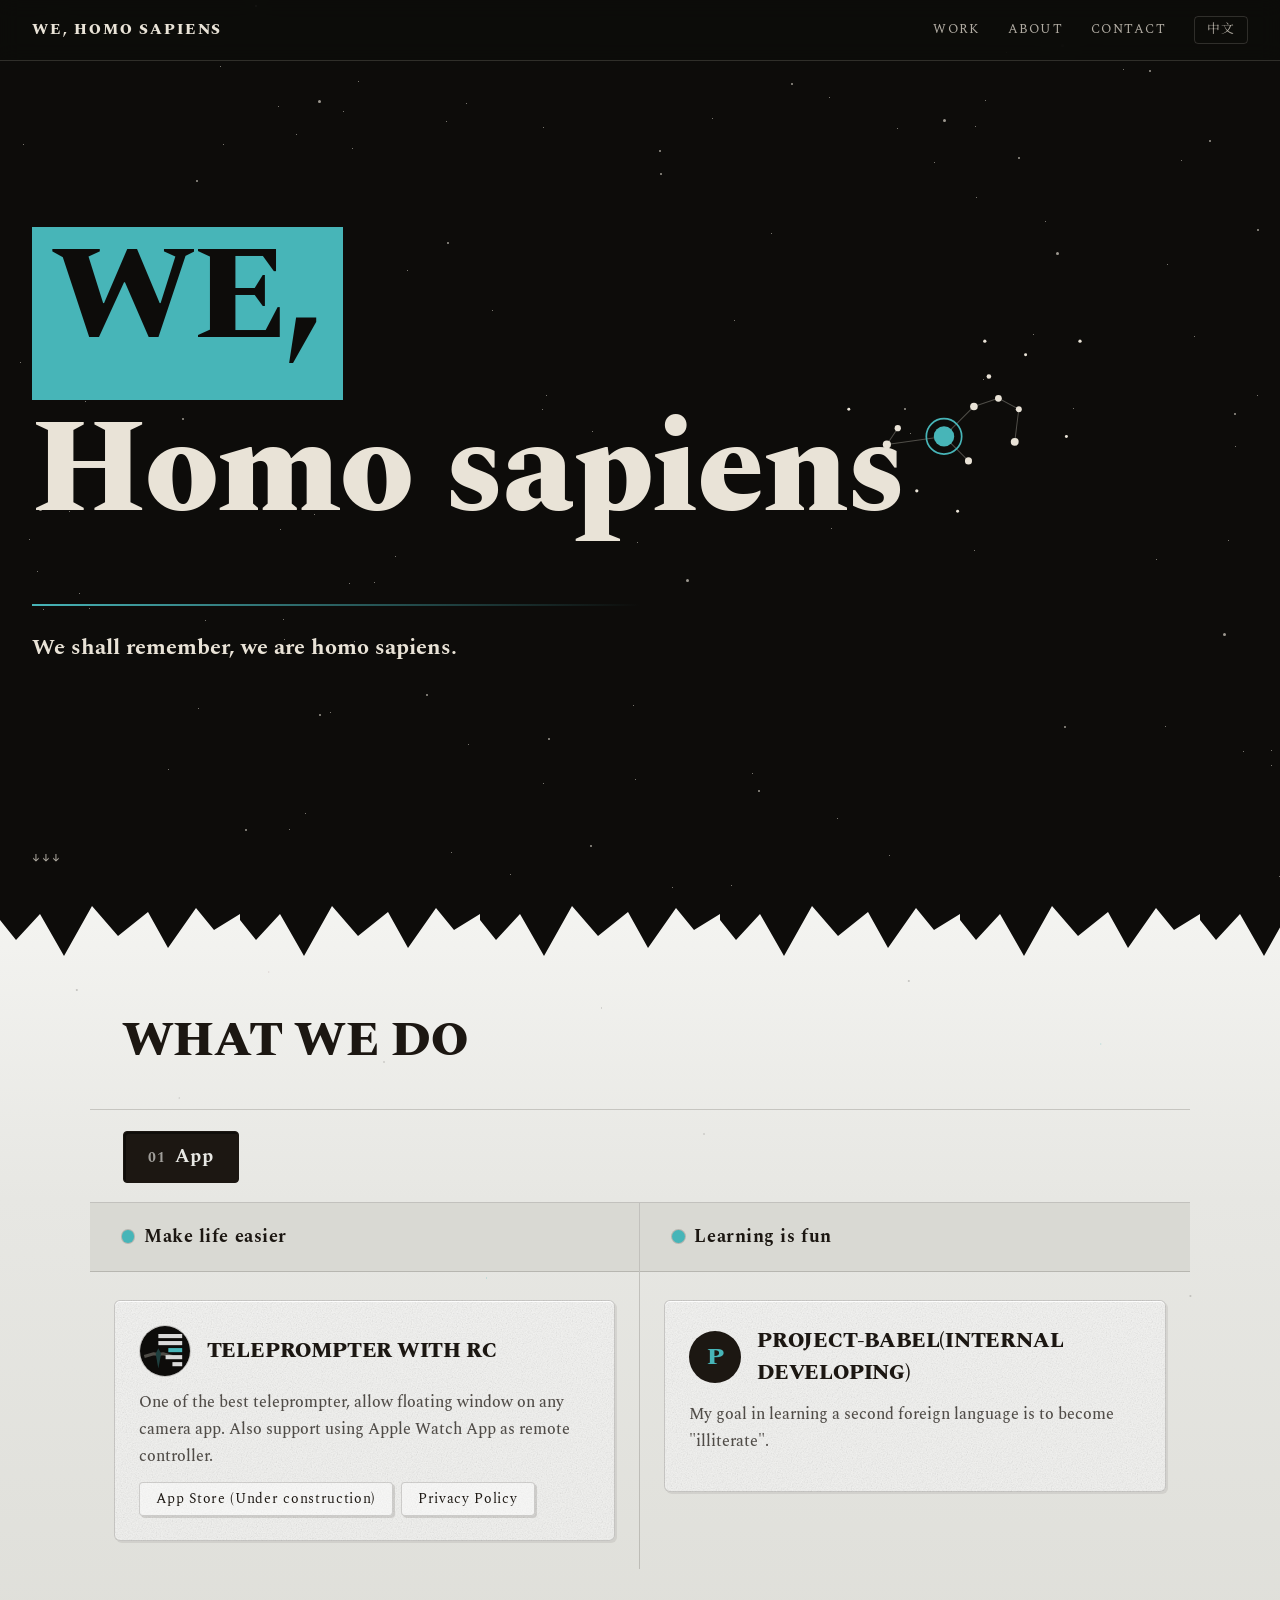
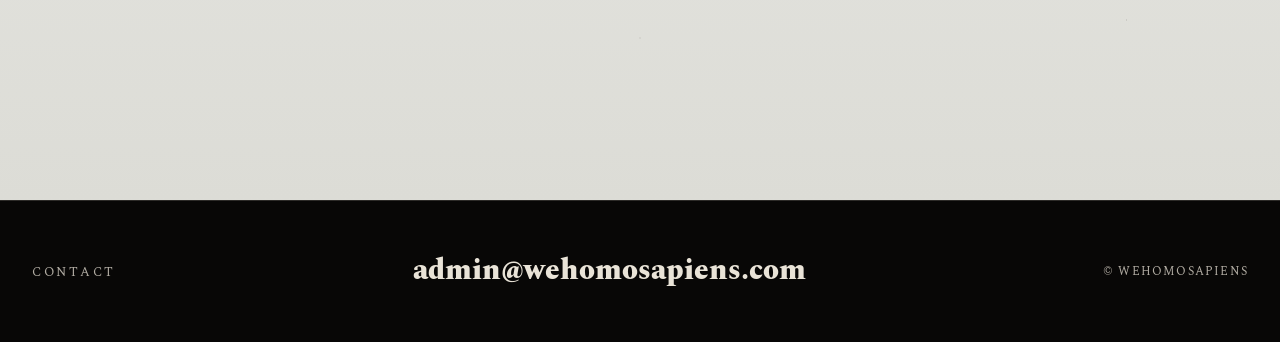
<file: index.html>
<!DOCTYPE html>
<html lang="zh-CN">
<head>
  <meta charset="UTF-8">
  <meta name="viewport" content="width=device-width, initial-scale=1.0">
  <title>WEHOMOSAPIENS</title>
  <link rel="icon" type="image/svg+xml" href="logo.svg">
  <!-- Spectral（英文衬线，SIL OFL）+ Noto Serif SC（中文衬线，SIL OFL），均可免费商用 -->
  <link rel="preconnect" href="https://fonts.googleapis.com">
  <link rel="preconnect" href="https://fonts.gstatic.com" crossorigin>
  <link href="https://fonts.googleapis.com/css2?family=Spectral:wght@400;500;700;800&family=Noto+Serif+SC:wght@400;500;700;900&display=swap" rel="stylesheet">
  <link rel="stylesheet" href="styles.css">
</head>
<body>

  <!-- 全站星空底层（JS 生成随机星点） -->
  <div class="stars" aria-hidden="true"></div>

  <!-- 导航栏 -->
  <header class="nav" id="nav">
    <a class="nav__logo" href="#top" data-bind="company.name"></a>
    <nav class="nav__links" id="nav-links"></nav>
  </header>

  <!-- 第一屏：Hero -->
  <section class="hero" id="top">
    <div class="hero__frame">
      <!-- <p class="hero__subtitle" data-bind="hero.subtitle"></p> -->
      <h1 class="hero__title" id="hero-title"></h1>
      <div class="hero__rule" aria-hidden="true"></div>
      <p class="hero__tagline" data-bind="company.tagline"></p>
    </div>

    <!-- 星空底层（JS 生成随机星点） -->
    <div class="hero__stars" aria-hidden="true"></div>

    <!-- 昴星团（Pleiades）：按真实方位绘制——Alcyone 居中，
         Atlas/Pleione 双星在正东（左侧，几乎同高），
         Maia–Taygeta–Celaeno–Electra 向西（右）成链，Merope 在西南 -->
    <svg class="hero__sky" viewBox="0 0 400 400" aria-hidden="true">
      <!-- 星群连线 -->
      <line class="sky__line" x1="200" y1="190" x2="158" y2="196" pathLength="1" style="--d:0.55s"/>
      <line class="sky__line" x1="158" y1="196" x2="166" y2="184" pathLength="1" style="--d:0.6s"/>
      <line class="sky__line" x1="200" y1="190" x2="222" y2="168" pathLength="1" style="--d:0.65s"/>
      <line class="sky__line" x1="222" y1="168" x2="240" y2="162" pathLength="1" style="--d:0.7s"/>
      <line class="sky__line" x1="240" y1="162" x2="255" y2="170" pathLength="1" style="--d:0.75s"/>
      <line class="sky__line" x1="255" y1="170" x2="252" y2="194" pathLength="1" style="--d:0.8s"/>
      <line class="sky__line" x1="200" y1="190" x2="218" y2="208" pathLength="1" style="--d:0.85s"/>
      <!-- 主星（大小按真实亮度排序：Alcyone > Atlas > Electra > Maia > Merope > Taygeta > Pleione > Celaeno > Asterope） -->
      <circle class="sky__star" cx="158" cy="196" r="3"   style="--d:1s"/>      <!-- Atlas -->
      <circle class="sky__star" cx="166" cy="184" r="2.3" style="--d:1.05s"/>  <!-- Pleione -->
      <circle class="sky__star" cx="222" cy="168" r="2.8" style="--d:1.1s"/>   <!-- Maia -->
      <circle class="sky__star" cx="240" cy="162" r="2.5" style="--d:1.15s"/>  <!-- Taygeta -->
      <circle class="sky__star" cx="255" cy="170" r="2.2" style="--d:1.2s"/>   <!-- Celaeno -->
      <circle class="sky__star" cx="252" cy="194" r="2.9" style="--d:1.25s"/>  <!-- Electra -->
      <circle class="sky__star" cx="218" cy="208" r="2.6" style="--d:1.3s"/>   <!-- Merope -->
      <circle class="sky__star" cx="233" cy="146" r="1.7" style="--d:1.35s"/>  <!-- Asterope -->
      <!-- 暗星与散落星点 -->
      <circle class="sky__star" cx="150" cy="220" r="1.2" style="--d:1.45s"/>
      <circle class="sky__star" cx="260" cy="130" r="1.1" style="--d:1.5s"/>
      <circle class="sky__star" cx="180" cy="230" r="1.2" style="--d:1.55s"/>
      <circle class="sky__star" cx="290" cy="190" r="1.1" style="--d:1.6s"/>
      <circle class="sky__star" cx="130" cy="170" r="1.1" style="--d:1.65s"/>
      <circle class="sky__star" cx="230" cy="120" r="1.2" style="--d:1.7s"/>
      <circle class="sky__star" cx="210" cy="245" r="1.1" style="--d:1.75s"/>
      <circle class="sky__star" cx="300" cy="120" r="1.2" style="--d:1.8s"/>
      <!-- Alcyone：主色 + 硬边光环 -->
      <circle class="sky__ring" cx="200" cy="190" r="13"/>
      <circle class="sky__ember" cx="200" cy="190" r="7.5"/>
    </svg>
    <a class="hero__scroll-hint" href="#products" data-bind="hero.scrollHint"></a>
  </section>

  <!-- 第二屏：产品列表 -->
  <section class="products" id="products">
    <header class="products__header">
      <h2 class="products__title" data-bind="sectionTitle"></h2>
      <!-- <span class="products__count" id="products-count"></span> -->
    </header>
    <div class="biz-tabs" id="biz-tabs" role="tablist"></div>
    <div id="businesses"></div>
  </section>

  <!-- 页脚 -->
  <footer class="footer" id="contact">
    <span class="footer__label" data-bind="footer.contactLabel"></span>
    <a class="footer__email" id="footer-email" href="#"></a>
    <span class="footer__copyright" data-bind="footer.copyright"></span>
  </footer>

  <script src="content.js"></script>
  <script src="app.js"></script>
</body>
</html>
</file>
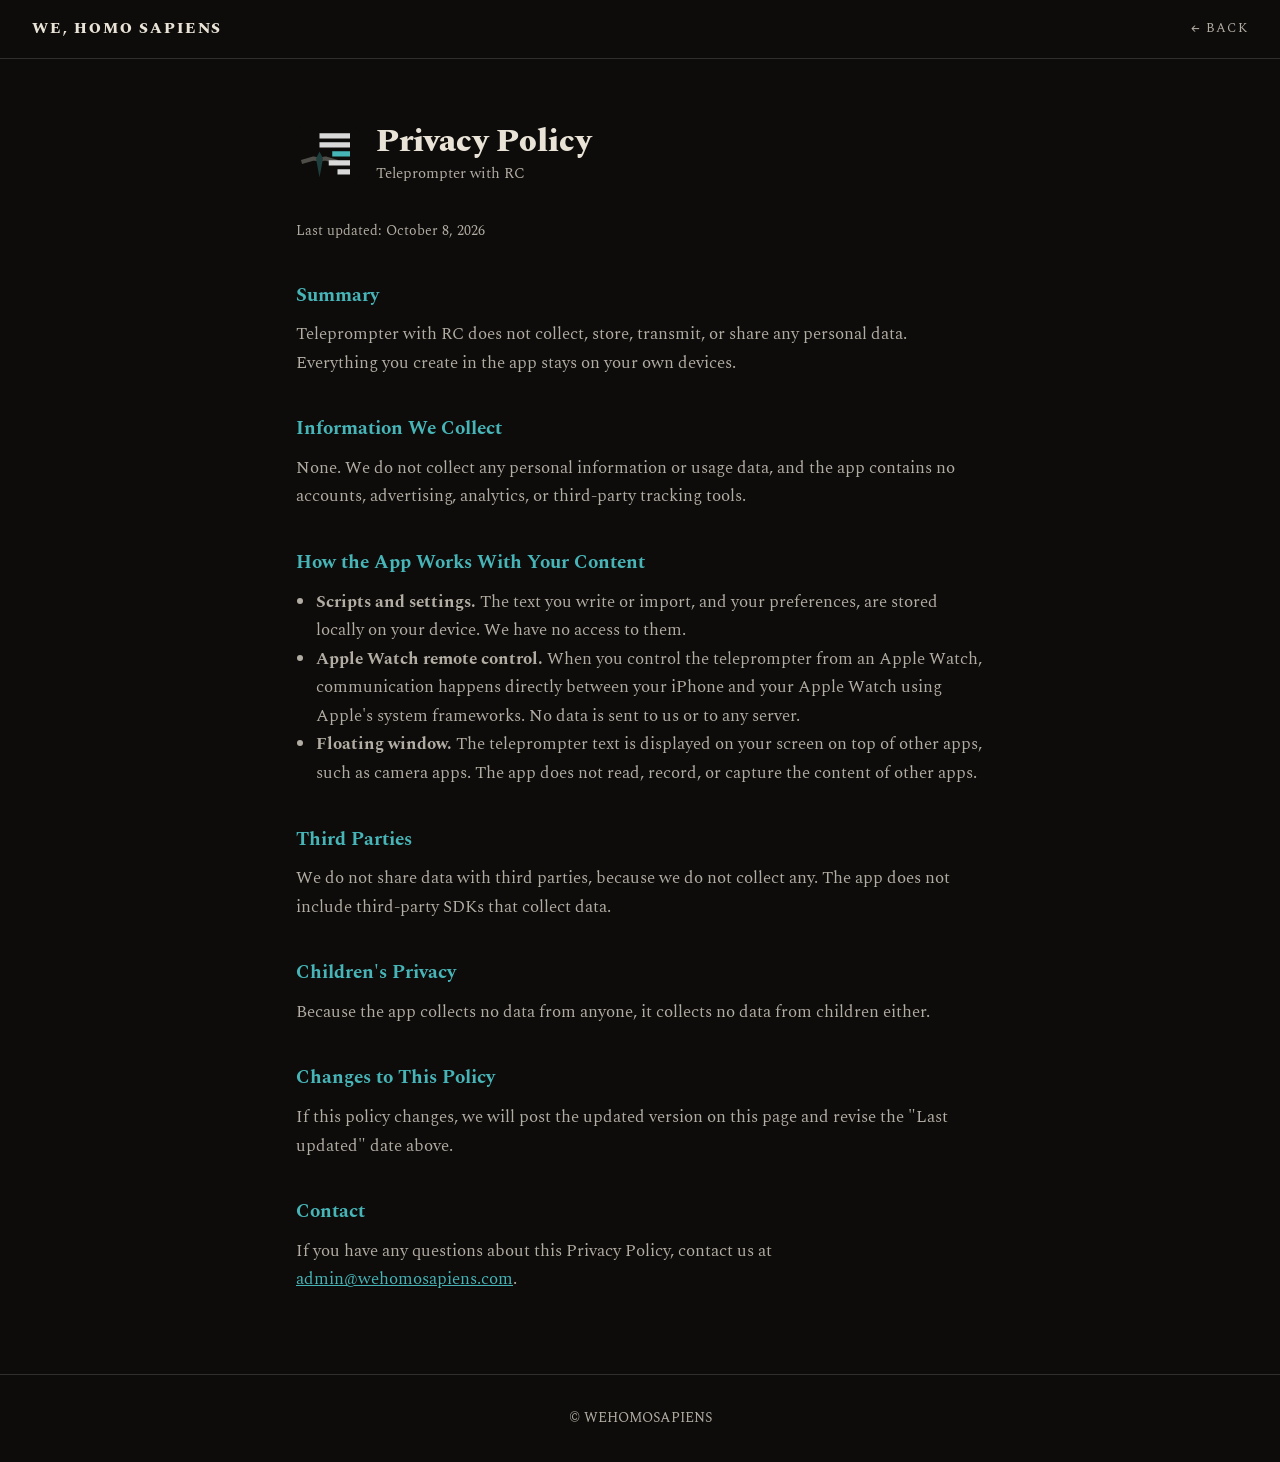
<file: teleprompter-rc/privacy/index.html>
<!DOCTYPE html>
<html lang="en">
<head>
  <meta charset="UTF-8">
  <meta name="viewport" content="width=device-width, initial-scale=1.0">
  <title>Privacy Policy – Teleprompter with RC | WEHOMOSAPIENS</title>
  <meta name="description" content="Privacy Policy for Teleprompter with RC. The app does not collect any user data.">
  <link rel="icon" type="image/svg+xml" href="../../logo.svg">
  <link rel="preconnect" href="https://fonts.googleapis.com">
  <link rel="preconnect" href="https://fonts.gstatic.com" crossorigin>
  <link href="https://fonts.googleapis.com/css2?family=Spectral:wght@400;500;700;800&display=swap" rel="stylesheet">
  <style>
    :root {
      --bg: #0d0c0a;
      --bone: #e9e3d7;
      --bone-dim: rgba(233, 227, 215, 0.75);
      --accent: #47B5B8;
      --line: rgba(233, 227, 215, 0.16);
      --font: "Spectral", "Songti SC", "STSong", serif;
    }
    * { margin: 0; padding: 0; box-sizing: border-box; }
    body { background: var(--bg); color: var(--bone); font-family: var(--font); line-height: 1.7; }
    ::selection { background: var(--accent); color: var(--bg); }
    .nav {
      display: flex; justify-content: space-between; align-items: center;
      padding: 1rem 2rem; border-bottom: 1px solid var(--line);
    }
    .nav a {
      color: var(--bone); text-decoration: none; font-weight: 800;
      font-size: 0.95rem; letter-spacing: 0.12em;
    }
    .nav a.back {
      font-weight: 400; font-size: 0.8rem; text-transform: uppercase;
      letter-spacing: 0.1em; color: var(--bone-dim);
    }
    .nav a:hover { color: var(--accent); }
    main { max-width: 46rem; margin: 0 auto; padding: 4rem 1.5rem 5rem; }
    .app { display: flex; align-items: center; gap: 1rem; margin-bottom: 2rem; }
    .app img { width: 64px; height: 64px; border-radius: 14px; }
    h1 { font-size: 2rem; font-weight: 800; line-height: 1.2; }
    .app p { color: var(--bone-dim); font-size: 0.95rem; }
    h2 { font-size: 1.2rem; font-weight: 700; margin: 2.25rem 0 0.5rem; color: var(--accent); }
    p, li { color: var(--bone-dim); font-size: 1.05rem; }
    p + p { margin-top: 0.75rem; }
    ul { margin: 0.5rem 0 0 1.25rem; }
    a { color: var(--accent); }
    .updated { margin-top: 0.25rem; font-size: 0.9rem; }
    footer {
      border-top: 1px solid var(--line); padding: 2rem; text-align: center;
      font-size: 0.85rem; color: var(--bone-dim);
    }
  </style>
</head>
<body>
  <header class="nav">
    <a href="../../">WE, HOMO SAPIENS</a>
    <a class="back" href="../../#products">← Back</a>
  </header>

  <main>
    <div class="app">
      <img src="../../assets/app_icons/teleprompter.svg" alt="Teleprompter with RC app icon">
      <div>
        <h1>Privacy Policy</h1>
        <p>Teleprompter with RC</p>
      </div>
    </div>
    <p class="updated">Last updated: October 8, 2026</p>

    <h2>Summary</h2>
    <p>Teleprompter with RC does not collect, store, transmit, or share any personal data. Everything you create in the app stays on your own devices.</p>

    <h2>Information We Collect</h2>
    <p>None. We do not collect any personal information or usage data, and the app contains no accounts, advertising, analytics, or third-party tracking tools.</p>

    <h2>How the App Works With Your Content</h2>
    <ul>
      <li><strong>Scripts and settings.</strong> The text you write or import, and your preferences, are stored locally on your device. We have no access to them.</li>
      <li><strong>Apple Watch remote control.</strong> When you control the teleprompter from an Apple Watch, communication happens directly between your iPhone and your Apple Watch using Apple's system frameworks. No data is sent to us or to any server.</li>
      <li><strong>Floating window.</strong> The teleprompter text is displayed on your screen on top of other apps, such as camera apps. The app does not read, record, or capture the content of other apps.</li>
    </ul>

    <h2>Third Parties</h2>
    <p>We do not share data with third parties, because we do not collect any. The app does not include third-party SDKs that collect data.</p>

    <h2>Children's Privacy</h2>
    <p>Because the app collects no data from anyone, it collects no data from children either.</p>

    <h2>Changes to This Policy</h2>
    <p>If this policy changes, we will post the updated version on this page and revise the "Last updated" date above.</p>

    <h2>Contact</h2>
    <p>If you have any questions about this Privacy Policy, contact us at <a href="mailto:admin@wehomosapiens.com">admin@wehomosapiens.com</a>.</p>
  </main>

  <footer>© WEHOMOSAPIENS</footer>
</body>
</html>
</file>
<file: styles.css>
/* ============================================================
   WEHOMOSAPIENS — 洞穴即星空
   原始（洞壁 / 火 / 骨 / 颜料） × 未来（星空 / 细线 / 辉光）
   ============================================================ */

:root {
  --bg: #0d0c0a;                  /* 洞壁 / 深空 */
  --bg-soft: #161411;             /* 稍亮的岩面 */
  --bone: #e9e3d7;                /* 骨白，主文字 */
  --bone-dim: rgba(233, 227, 215, 0.75);
  --accent: #47B5B8;              /* 主色：青碧 */
  --accent-2: #B69B9B;            /* 副色：灰紫，可按需调整 */
  --star: #9ecfe0;                /* 星光 */
  --line: rgba(233, 227, 215, 0.16);   /* 发丝分割线 */

  /* 昼（第二屏） */
  --day: #e7e7e3;                 /* 岩石的灰白色，昼屏底色 */
  --day-soft: #d9d9d3;            /* 昼屏稍深的岩面 */
  --ink2: #1c1712;                /* 昼屏主文字 */
  --ink-dim: rgba(28, 23, 18, 0.75);
  --day-line: rgba(28, 23, 18, 0.18);

  /* 全站衬线：Spectral（英，OFL）+ Noto Serif SC（中，OFL，均可免费商用） */
  --font-display: "Spectral", "Noto Serif SC", "Songti SC", "STSong", serif;
  --font-mono: "Spectral", "Noto Serif SC", "Songti SC", "STSong", serif;
}

* { margin: 0; padding: 0; box-sizing: border-box; }

html { scroll-behavior: smooth; }

body {
  background: var(--bg);
  color: var(--bone);
  font-family: var(--font-display);
  overflow-x: hidden;
}

::selection { background: var(--accent); color: var(--bg); }

/* ── 导航 ───────────────────────────────────────────── */
.nav {
  position: fixed;
  top: 0; left: 0; right: 0;
  z-index: 50;
  display: flex;
  justify-content: space-between;
  align-items: center;
  padding: 1rem 2rem;
  border-bottom: 1px solid var(--line);
  background: rgba(13, 12, 10, 0.75);
  backdrop-filter: blur(10px);
  -webkit-backdrop-filter: blur(10px);
  transform: translateY(-100%);
  transition: transform 0.8s cubic-bezier(0.16, 1, 0.3, 1) 1.4s;
}
body.is-loaded .nav { transform: translateY(0); }

.nav__logo {
  font-weight: 900;
  font-size: 0.95rem;
  letter-spacing: 0.12em;
  color: var(--bone);
  text-decoration: none;
}

.nav__links { display: flex; align-items: center; gap: 1.75rem; }
.nav__links a {
  font-family: var(--font-mono);
  font-size: 0.8rem;
  line-height: 1.4;
  text-transform: uppercase;
  letter-spacing: 0.1em;
  color: var(--bone-dim);
  text-decoration: none;
  border-bottom: 1px solid transparent;
  transition: border-color 0.15s, color 0.15s;
}
.nav__links a:hover { color: var(--accent); border-color: var(--accent); }

/* 语言切换按钮：小圆角矩形，与昼屏按钮同一语言 */
.nav__lang {
  font-family: var(--font-display);
  font-size: 0.8rem;
  line-height: 1.4;
  letter-spacing: 0.08em;
  padding: 0.25rem 0.75rem;
  border: 1px solid var(--line);
  border-radius: 4px;
  background: transparent;
  color: var(--bone-dim);
  cursor: pointer;
  transition: color 0.15s, border-color 0.15s;
}
.nav__lang:hover { color: var(--accent); border-color: var(--accent); }

/* ── 第一屏 Hero ────────────────────────────────────── */
.hero {
  min-height: 100vh;
  min-height: 100svh;
  display: flex;
  flex-direction: column;
  justify-content: center;
  position: relative;
  padding: 0 2rem;
  overflow: hidden;
}

.hero__frame {
  max-width: 100%;
  position: relative;
  z-index: 1;
}

.hero__subtitle {
  display: flex;
  align-items: center;
  gap: 0.75rem;
  font-family: var(--font-mono);
  font-size: clamp(0.7rem, 1.2vw, 0.9rem);
  letter-spacing: 0.35em;
  text-transform: uppercase;
  color: var(--bone-dim);
  margin-bottom: 1.5rem;
  opacity: 0;
  transform: translateY(12px);
  transition: opacity 0.9s ease 0.2s, transform 0.9s cubic-bezier(0.16, 1, 0.3, 1) 0.2s;
}
/* 标语前的火种小方块 */
.hero__subtitle::before {
  content: "";
  width: 0.8em;
  height: 0.8em;
  flex: none;
  background: var(--accent);
}
body.is-loaded .hero__subtitle { opacity: 1; transform: none; }

.hero__title {
  font-size: clamp(2.6rem, 10.5vw, 9.5rem);
  font-weight: 800;
  line-height: 1.05;
  letter-spacing: -0.01em;
}

/* 标题按行渲染 */
.hero__title-line {
  display: block;
  width: fit-content;
}

/* 第一行："选中反色"高亮，像被鼠标框选的文字 */
.hero__title-line--hl {
  background: var(--accent);
  color: var(--bg);
  padding: 0 0.14em;
}

/* 每个字母单独包裹，做逐字入场 */
.hero__title .char {
  display: inline-block;
  overflow: hidden;
}
.hero__title .char > span {
  display: inline-block;
  transform: translateY(110%);
  transition: transform 1s cubic-bezier(0.16, 1, 0.3, 1);
}
body.is-loaded .hero__title .char > span { transform: translateY(0); }

.hero__rule {
  height: 2px;
  background: linear-gradient(90deg, var(--accent), transparent);
  margin: 2rem 0 1.5rem;
  width: 0;
  transition: width 1.1s cubic-bezier(0.16, 1, 0.3, 1) 1.1s;
}
body.is-loaded .hero__rule { width: min(38rem, 60%); }

.hero__tagline {
  display: inline-block;
  font-size: clamp(1rem, 2vw, 1.4rem);
  font-weight: 700;
  padding-bottom: 0.55rem;
  /* 手绘感赭石划线 */
  /* background: url("data:image/svg+xml,%3Csvg xmlns='http://www.w3.org/2000/svg' width='120' height='10' viewBox='0 0 120 10'%3E%3Cpath d='M2 6 C 25 1, 45 9, 62 5 S 100 2, 118 6' fill='none' stroke='%2347B5B8' stroke-width='3' stroke-linecap='round'/%3E%3C/svg%3E") no-repeat left bottom / 100% 0.5rem; */
  opacity: 0;
  transform: translateY(10px);
  transition: opacity 0.9s ease 1.3s, transform 0.9s cubic-bezier(0.16, 1, 0.3, 1) 1.3s;
}
body.is-loaded .hero__tagline { opacity: 1; transform: none; }

.hero__scroll-hint {
  position: absolute;
  bottom: 2rem;
  left: 2rem;
  z-index: 1;
  font-family: var(--font-mono);
  font-size: 0.75rem;
  letter-spacing: 0.15em;
  color: var(--bone-dim);
  text-decoration: none;
  opacity: 0;
  transition: opacity 0.9s ease 1.8s, color 0.15s;
}
.hero__scroll-hint:hover { color: var(--bone); }
body.is-loaded .hero__scroll-hint {
  opacity: 1;
  animation: hint-bob 2.4s ease-in-out 2.6s infinite;
}
@keyframes hint-bob {
  0%, 100% { transform: translateY(0); }
  50% { transform: translateY(6px); }
}

/* ── 星空底层：随机星点，明灭闪烁 ───────────────────── */
.hero__stars {
  position: absolute;
  inset: 0;
  z-index: 0;
}
.hero__stars span {
  position: absolute;
  border-radius: 50%;
  background: var(--bone);
  opacity: 0.65;
  animation: twinkle var(--tw, 3s) ease-in-out var(--td, 0s) infinite;
}
@keyframes twinkle {
  0%, 100% { opacity: 0.15; }
  50% { opacity: 1; }
}

/* ── 星座 / 星轨（原始导航术 × 太空时代） ────────────── */
.hero__sky {
  position: absolute;
  right: clamp(1rem, 5vw, 5rem);
  top: 50%;
  margin-top: -17rem;
  z-index: 0;
  width: 34rem;
  height: 34rem;
}

/* 连线：加载后逐段描绘出来 */
.sky__line {
  fill: none;
  stroke-dasharray: 1;
  stroke-dashoffset: 1;
  transition: stroke-dashoffset 0.8s cubic-bezier(0.16, 1, 0.3, 1) var(--d, 0.55s);
}
body.is-loaded .sky__line { stroke-dashoffset: 0; }

.sky__line { stroke: var(--bone); stroke-width: 0.75; opacity: 0.3; }

.sky__star {
  fill: var(--bone);
  opacity: 0;
  transition: opacity 0.6s ease var(--d, 1s);
}
body.is-loaded .sky__star { opacity: 1; }

/* Alcyone：昴星团最亮星，主色实心 + 明灭的硬边光环 */
.sky__ember {
  fill: var(--accent);
  opacity: 0;
  transition: opacity 0.8s ease 1.05s;
}
body.is-loaded .sky__ember { opacity: 1; }

.sky__ring {
  fill: none;
  stroke: var(--accent);
  stroke-width: 1.25;
  opacity: 0;
  transition: opacity 0.8s ease 1.2s;
  animation: ring-pulse 4.5s ease-in-out 1.9s infinite;
}
body.is-loaded .sky__ring { opacity: 1; }
@keyframes ring-pulse {
  0%, 100% { opacity: 0.2; }
  50% { opacity: 0.7; }
}

/* ── 光标跟随点：页面感知你的存在 ───────────────────── */
.cursor {
  position: fixed;
  left: 0;
  top: 0;
  z-index: 200;
  width: 10px;
  height: 10px;
  margin: -5px 0 0 -5px;
  border-radius: 50%;
  background: var(--accent);
  /* 硬边圆环，无模糊光晕 */
  box-shadow: 0 0 0 3px rgba(71, 181, 184, 0.3);
  pointer-events: none;
  opacity: 0;
  transition: opacity 0.3s ease, scale 0.25s ease;
}
.cursor.is-active { opacity: 1; }
.cursor.is-hover { scale: 2.4; }
@media (pointer: coarse) { .cursor { display: none; } }

/* ── 第二屏 业务与产品：洞穴之外的白昼 ──────────────── */
/* 夜里的星，在昼屏对应岩面上的凿刻凹点；顶部的深色剪影
   是洞口上沿——下滑一次，如同走出洞穴、走进天光 */
.products {
  position: relative;
  min-height: 100vh;
  padding: 72px clamp(0rem, 7vw, 8rem) 0;
  color: var(--ink2);
  background-color: var(--day);
  background-image:
    radial-gradient(1.5px 1.5px at 6% 10%, rgba(28, 23, 18, 0.3), transparent),
    radial-gradient(1px 1px at 14% 22%, rgba(28, 23, 18, 0.25), transparent),
    radial-gradient(1px 1px at 21% 8%, rgba(182, 155, 155, 0.5), transparent),
    radial-gradient(1.5px 1.5px at 30% 18%, rgba(28, 23, 18, 0.22), transparent),
    radial-gradient(1px 1px at 38% 42%, rgba(71, 181, 184, 0.45), transparent),
    radial-gradient(1px 1px at 47% 12%, rgba(28, 23, 18, 0.28), transparent),
    radial-gradient(1.5px 1.5px at 55% 26%, rgba(28, 23, 18, 0.2), transparent),
    radial-gradient(1px 1px at 63% 55%, rgba(182, 155, 155, 0.4), transparent),
    radial-gradient(1.5px 1.5px at 71% 9%, rgba(28, 23, 18, 0.3), transparent),
    radial-gradient(1px 1px at 79% 34%, rgba(28, 23, 18, 0.22), transparent),
    radial-gradient(1px 1px at 86% 16%, rgba(71, 181, 184, 0.4), transparent),
    radial-gradient(1.5px 1.5px at 93% 44%, rgba(28, 23, 18, 0.25), transparent),
    radial-gradient(1px 1px at 50% 82%, rgba(28, 23, 18, 0.18), transparent),
    radial-gradient(1px 1px at 88% 80%, rgba(28, 23, 18, 0.2), transparent),
    linear-gradient(180deg, #f4f4f1 0%, var(--day) 300px, #dcdcd6 100%);
}

/* 洞口上沿：深色钟乳石剪影，硬边，衔接第一屏的夜 */
.products::before {
  content: "";
  position: absolute;
  top: 0;
  left: 0;
  right: 0;
  height: 60px;
  background: url("data:image/svg+xml,%3Csvg xmlns='http://www.w3.org/2000/svg' width='240' height='60' viewBox='0 0 240 60'%3E%3Cpolygon points='0,0 240,0 240,14 214,30 196,8 168,48 148,12 118,36 92,6 64,56 40,14 16,40 0,20' fill='%230d0c0a'/%3E%3C/svg%3E") repeat-x left top / 240px 60px;
}

.products__header {
  display: flex;
  justify-content: space-between;
  align-items: center;
  gap: 1rem;
  padding: 2rem;
  border-bottom: 1px solid var(--day-line);
}

.products__title {
  flex: 1;
  font-size: clamp(1.6rem, 4vw, 3rem);
  font-weight: 900;
  text-transform: uppercase;
  letter-spacing: -0.01em;
  color: var(--ink2);
}

.products__count {
  font-family: var(--font-mono);
  font-size: 0.95rem;
  letter-spacing: 0.1em;
  color: var(--ink-dim);
}

/* ── 业务 Tab：物理开关，未选中凸起、选中按下 ───────── */
.biz-tabs {
  display: flex;
  flex-wrap: wrap;
  align-items: center;
  gap: 0.6rem;
  padding: 1.25rem 2rem;
  border-bottom: 1px solid var(--day-line);
}

.biz-tab {
  font-family: var(--font-display);
  font-size: 1.2rem;
  font-weight: 700;
  letter-spacing: 0.04em;
  padding: 0.65rem 1.5rem;
  border: 1px solid var(--day-line);
  border-radius: 4px;
  background: rgba(255, 255, 255, 0.5);
  color: var(--ink-dim);
  cursor: pointer;
  /* 凸起：顶边受光 + 右下硬影 */
  box-shadow: inset 0 1px 0 rgba(255, 255, 255, 0.8),
              2px 2px 0 rgba(28, 23, 18, 0.14);
  transition: background 0.2s ease, color 0.2s ease,
              border-color 0.2s ease, box-shadow 0.2s ease, transform 0.2s ease;
}

.biz-tab:hover {
  border-color: var(--ink2);
  color: var(--ink2);
}

/* 选中 = 按下：内凹阴影，位移一格 */
.biz-tab.is-active {
  background: var(--ink2);
  border-color: var(--ink2);
  color: var(--day);
  transform: translate(1px, 1px);
  box-shadow: inset 2px 2px 0 rgba(0, 0, 0, 0.45);
}

.biz-tab__code {
  font-size: 0.72em;
  letter-spacing: 0.1em;
  margin-right: 0.6em;
  opacity: 0.65;
}

/* 当前业务的描述，安静地在 Tab 栏右侧 */
.biz-tabs__desc {
  margin-left: auto;
  font-size: 0.9rem;
  font-weight: 500;
  color: var(--ink-dim);
}

.products__list {
  list-style: none;
  display: flex;
  flex-direction: column;
  gap: 1.25rem;
  padding: 1.75rem 1.5rem;
}

/* ── 产品线分栏：等宽竖排，体现平级 ────────────────── */
.business__lines {
  display: grid;
  grid-auto-flow: column;
  grid-auto-columns: 1fr;
}

.line:not(:last-child) {
  border-right: 1px solid var(--day-line);
}

.line__header {
  display: flex;
  flex-wrap: wrap;
  gap: 0.25rem 1rem;
  align-items: baseline;
  padding: 1.25rem 2rem;
  border-bottom: 1px solid var(--day-line);
  background: var(--day-soft);
}

.line__name {
  display: flex;
  align-items: center;
  gap: 0.6rem;
  font-weight: 700;
  font-size: 1.15rem;
  letter-spacing: 0.03em;
}

/* 产品线星点标记：主色 / 副色 / 墨轮换 */
.line__chip {
  width: 0.7em;
  height: 0.7em;
  flex: none;
  border-radius: 50%;
  background: var(--accent);
  box-shadow: 0 0 0 1px var(--day-line);   /* 保证在任何底色上都可见 */
}

.line__description {
  font-family: var(--font-mono);
  font-size: 0.9rem;
  font-weight: 500;
  color: var(--ink-dim);
  flex: 1;
}

.line__count {
  font-family: var(--font-mono);
  font-size: 0.85rem;
  letter-spacing: 0.1em;
  color: var(--ink-dim);
}

/* 滚动入场 */
.reveal {
  opacity: 0;
  transform: translateY(40px);
}
.reveal.is-visible {
  opacity: 1;
  transform: none;
  transition: opacity 0.8s ease, transform 0.8s cubic-bezier(0.16, 1, 0.3, 1),
              background 0.25s ease, box-shadow 0.25s ease;
}

/* ── 产品条目：凸起的石板 ─────────────────────────── */
.product {
  display: flex;
  flex-direction: column;
  gap: 0.75rem;
  padding: 1.5rem;
  border: 1px solid var(--day-line);
  border-radius: 6px;
  color: var(--ink2);
  /* 石面纹理 + 顶边受光、右下浅影：像一块凸起的石板 */
  background-color: rgba(255, 255, 255, 0.55);
  background-image: url("data:image/svg+xml,%3Csvg xmlns='http://www.w3.org/2000/svg' width='200' height='200'%3E%3Cfilter id='n'%3E%3CfeTurbulence type='fractalNoise' baseFrequency='0.8' numOctaves='2' stitchTiles='stitch'/%3E%3CfeColorMatrix type='saturate' values='0'/%3E%3C/filter%3E%3Crect width='100%25' height='100%25' filter='url(%23n)' opacity='0.3'/%3E%3C/svg%3E");
  box-shadow: inset 0 1px 0 rgba(255, 255, 255, 0.85),
              2px 2px 0 rgba(28, 23, 18, 0.08);
  transition: border-color 0.25s ease, box-shadow 0.25s ease,
              background-color 0.25s ease, transform 0.25s ease;
}

/* 悬停：石板被掀起，影子加深 */
.product:hover {
  background-color: rgba(255, 255, 255, 0.92);
  border-color: var(--accent-2);
  box-shadow: inset 0 1px 0 rgba(255, 255, 255, 0.9),
              5px 5px 0 rgba(28, 23, 18, 0.22);
  transform: translate(-2px, -3px);
}

.product__head {
  display: flex;
  align-items: center;
  gap: 1rem;
}

.product__icon {
  width: 3.25rem;
  height: 3.25rem;
  flex: none;
  border: 1px solid var(--day-line);
  border-radius: 50%;            /* 圆形：星球意象 */
  object-fit: cover;
  transition: border-color 0.25s, box-shadow 0.25s;
}

/* 无图标时的首字母占位 */
.product__icon--placeholder {
  display: flex;
  align-items: center;
  justify-content: center;
  background: var(--ink2);
  color: var(--accent);
  font-weight: 900;
  font-size: 1.5rem;
  text-transform: uppercase;
}

.product:hover .product__icon {
  border-color: var(--accent-2);
  box-shadow: 0 0 0 3px rgba(182, 155, 155, 0.4);
}

.product__name {
  font-size: 1.3rem;
  font-weight: 900;
  text-transform: uppercase;
  letter-spacing: -0.01em;
}

.product__description {
  font-size: 1rem;
  font-weight: 500;
  line-height: 1.7;
  color: var(--ink-dim);
}

.product__links {
  display: flex;
  flex-wrap: wrap;
  gap: 0.5rem;
}

.product__link {
  font-family: var(--font-mono);
  font-size: 0.85rem;
  letter-spacing: 0.05em;
  padding: 0.35rem 1rem;
  border: 1px solid var(--day-line);
  border-radius: 4px;            /* 小圆角矩形 */
  background: rgba(255, 255, 255, 0.45);
  color: var(--ink2);
  text-decoration: none;
  /* 常态存在的硬边投影 */
  box-shadow: 2px 2px 0 rgba(28, 23, 18, 0.14);
  transition: border-color 0.2s, background 0.15s, color 0.15s,
              box-shadow 0.15s, transform 0.15s;
}

.product__link:hover {
  background: var(--ink2);
  border-color: var(--ink2);
  color: var(--day);
  transform: translate(1px, 1px);
  box-shadow: 1px 1px 0 rgba(28, 23, 18, 0.2);
}

/* ── 页脚 ──────────────────────────────────────────── */
.footer {
  border-top: 1px solid var(--line);
  background: #080706;
  padding: 3rem 2rem;
  display: flex;
  flex-wrap: wrap;
  gap: 1.5rem;
  justify-content: space-between;
  align-items: center;
}

.footer__label {
  font-family: var(--font-mono);
  font-size: 0.8rem;
  letter-spacing: 0.2em;
  text-transform: uppercase;
  color: var(--bone-dim);
}

.footer__email {
  font-size: clamp(1.1rem, 2.5vw, 1.8rem);
  font-weight: 900;
  color: var(--bone);
  text-decoration: none;
  border-bottom: 2px solid transparent;
  transition: border-color 0.15s, color 0.15s;
}
.footer__email:hover { border-color: var(--accent); color: var(--accent); }

.footer__copyright {
  font-family: var(--font-mono);
  font-size: 0.75rem;
  letter-spacing: 0.1em;
  color: var(--bone-dim);
}

/* ── 响应式 ────────────────────────────────────────── */
@media (max-width: 720px) {
  .products { padding-left: 0; padding-right: 0; }
  .business__lines {
    grid-auto-flow: row;
    grid-auto-columns: auto;
  }
  .line:not(:last-child) {
    border-right: none;
    border-bottom: 1px solid var(--day-line);
  }
  .hero__sky {
    scale: 0.55;
    transform-origin: right center;
  }
  .nav { padding: 0.85rem 1.25rem; }
  .hero, .products__header, .product, .footer,
  .line__header, .biz-tabs { padding-left: 1.25rem; padding-right: 1.25rem; }
}

/* ── 尊重减少动效偏好 ──────────────────────────────── */
@media (prefers-reduced-motion: reduce) {
  *, *::before, *::after {
    animation: none !important;
    transition-duration: 0.01ms !important;
    transition-delay: 0ms !important;
  }
  html { scroll-behavior: auto; }
}
</file>
